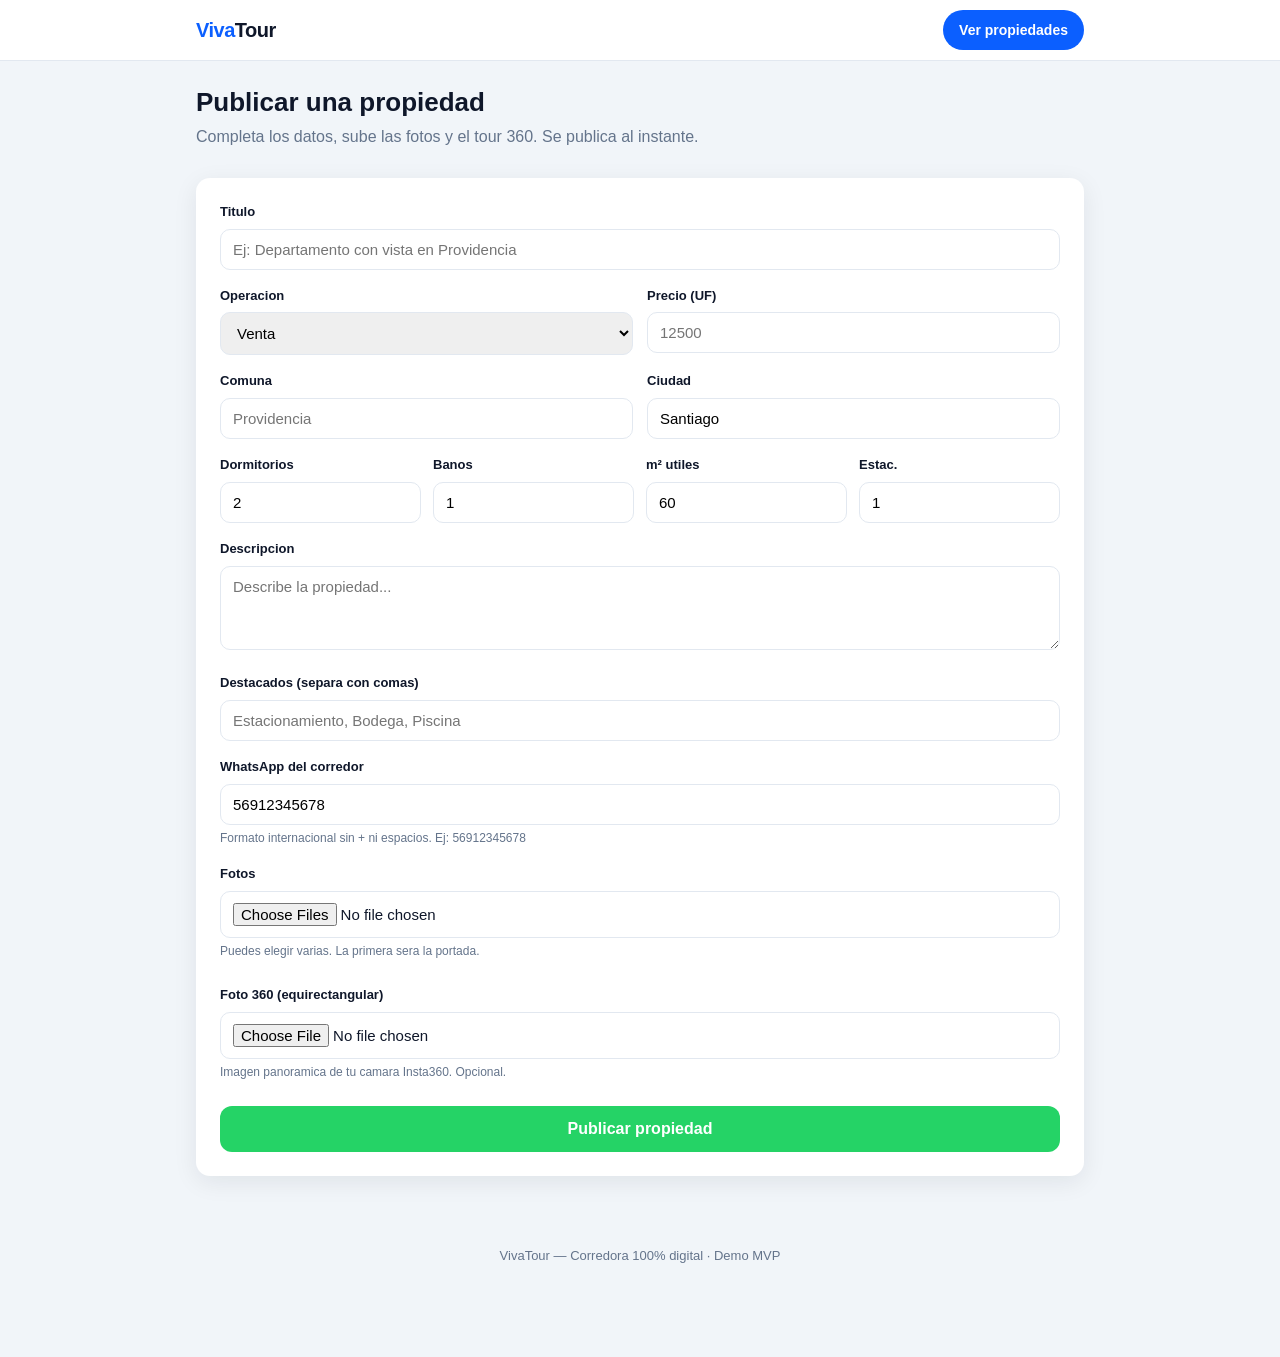
<file: cargar.html>
<!DOCTYPE html>
<html lang="es">
<head>
  <meta charset="UTF-8" />
  <meta name="viewport" content="width=device-width, initial-scale=1.0" />
  <title>VivaTour — Publicar propiedad</title>
  <link rel="stylesheet" href="assets/css/styles.css" />
</head>
<body>
  <header class="topbar">
    <div class="contenedor">
      <a class="marca" href="index.html" style="text-decoration:none;">Viva<span>Tour</span></a>
      <a class="btn-cabecera" href="index.html">Ver propiedades</a>
    </div>
  </header>

  <main class="contenedor">
    <section class="hero-portada">
      <h1>Publicar una propiedad</h1>
      <p>Completa los datos, sube las fotos y el tour 360. Se publica al instante.</p>
    </section>

    <form class="form-carga" id="formCarga">
      <div class="campo">
        <label>Titulo</label>
        <input type="text" name="titulo" required placeholder="Ej: Departamento con vista en Providencia" />
      </div>

      <div class="fila">
        <div class="campo">
          <label>Operacion</label>
          <select name="operacion" id="operacion">
            <option value="venta">Venta</option>
            <option value="arriendo">Arriendo</option>
          </select>
        </div>
        <div class="campo">
          <label id="lblPrecio">Precio (UF)</label>
          <input type="number" name="precio" id="precio" required min="0" step="any" placeholder="12500" />
        </div>
      </div>

      <div class="fila">
        <div class="campo">
          <label>Comuna</label>
          <input type="text" name="comuna" required placeholder="Providencia" />
        </div>
        <div class="campo">
          <label>Ciudad</label>
          <input type="text" name="ciudad" value="Santiago" required />
        </div>
      </div>

      <div class="fila-4">
        <div class="campo"><label>Dormitorios</label><input type="number" name="dormitorios" min="0" value="2" /></div>
        <div class="campo"><label>Banos</label><input type="number" name="banos" min="0" value="1" /></div>
        <div class="campo"><label>m&sup2; utiles</label><input type="number" name="metrosUtiles" min="0" value="60" /></div>
        <div class="campo"><label>Estac.</label><input type="number" name="estacionamientos" min="0" value="1" /></div>
      </div>

      <div class="campo">
        <label>Descripcion</label>
        <textarea name="descripcion" placeholder="Describe la propiedad..."></textarea>
      </div>

      <div class="campo">
        <label>Destacados (separa con comas)</label>
        <input type="text" name="destacados" placeholder="Estacionamiento, Bodega, Piscina" />
      </div>

      <div class="campo">
        <label>WhatsApp del corredor</label>
        <input type="text" name="whatsapp" value="56912345678" required />
        <p class="ayuda">Formato internacional sin + ni espacios. Ej: 56912345678</p>
      </div>

      <div class="campo">
        <label>Fotos</label>
        <input type="file" id="fotos" accept="image/*" multiple />
        <p class="ayuda">Puedes elegir varias. La primera sera la portada.</p>
        <div class="previa" id="previaFotos"></div>
      </div>

      <div class="campo">
        <label>Foto 360 (equirectangular)</label>
        <input type="file" id="tour360" accept="image/*" />
        <p class="ayuda">Imagen panoramica de tu camara Insta360. Opcional.</p>
        <div class="previa" id="previaTour"></div>
      </div>

      <button type="submit" class="btn btn-wsp" style="width:100%;">Publicar propiedad</button>
    </form>
  </main>

  <footer>VivaTour — Corredora 100% digital · Demo MVP</footer>

  <script src="assets/data/propiedades.js"></script>
  <script src="assets/js/store.js"></script>
  <script src="assets/js/cargar.js"></script>
</body>
</html>
</file>
<file: assets/css/styles.css>
:root {
  --azul: #0b5fff;
  --azul-osc: #0843b8;
  --tinta: #0f172a;
  --gris: #64748b;
  --gris-claro: #f1f5f9;
  --linea: #e2e8f0;
  --verde-wsp: #25d366;
  --blanco: #ffffff;
  --radio: 14px;
  --sombra: 0 6px 24px rgba(15, 23, 42, 0.08);
}

* { box-sizing: border-box; margin: 0; padding: 0; }

body {
  font-family: -apple-system, "Segoe UI", Roboto, Helvetica, Arial, sans-serif;
  color: var(--tinta);
  background: var(--gris-claro);
  line-height: 1.6;
}

img { display: block; max-width: 100%; }

.contenedor { max-width: 920px; margin: 0 auto; padding: 0 16px; }

/* Barra superior */
.topbar {
  background: var(--blanco);
  border-bottom: 1px solid var(--linea);
  position: sticky;
  top: 0;
  z-index: 20;
}
.topbar .contenedor {
  display: flex;
  align-items: center;
  justify-content: space-between;
  height: 60px;
}
.marca { font-weight: 800; font-size: 20px; color: var(--azul); letter-spacing: -0.5px; }
.marca span { color: var(--tinta); }
.topbar .tel { font-size: 14px; color: var(--gris); text-decoration: none; }

/* Tarjeta principal */
.ficha {
  background: var(--blanco);
  border-radius: var(--radio);
  box-shadow: var(--sombra);
  overflow: hidden;
  margin: 20px 0 40px;
}

/* Galeria */
.galeria { position: relative; background: #000; }
.galeria .principal { width: 100%; aspect-ratio: 16 / 10; object-fit: cover; }
.galeria .badge {
  position: absolute; top: 14px; left: 14px;
  background: var(--azul); color: #fff;
  font-size: 12px; font-weight: 700; text-transform: uppercase;
  padding: 6px 12px; border-radius: 999px; letter-spacing: 0.5px;
}
.miniaturas {
  display: grid; grid-template-columns: repeat(4, 1fr);
  gap: 6px; padding: 6px; background: #000;
}
.miniaturas img {
  width: 100%; aspect-ratio: 1; object-fit: cover;
  border-radius: 8px; cursor: pointer; opacity: 0.7;
  transition: opacity 0.15s;
}
.miniaturas img:hover, .miniaturas img.activa { opacity: 1; outline: 2px solid var(--azul); }

/* Cuerpo de la ficha */
.cuerpo { padding: 22px; }
.cuerpo h1 { font-size: 24px; line-height: 1.25; margin-bottom: 4px; }
.ubic { color: var(--gris); font-size: 15px; margin-bottom: 14px; }
.precio { font-size: 28px; font-weight: 800; color: var(--azul); margin-bottom: 18px; }
.precio small { font-size: 14px; font-weight: 500; color: var(--gris); }

.specs {
  display: grid; grid-template-columns: repeat(4, 1fr);
  gap: 10px; margin-bottom: 22px;
}
.spec {
  background: var(--gris-claro); border-radius: 10px;
  padding: 12px 8px; text-align: center;
}
.spec b { display: block; font-size: 18px; }
.spec span { font-size: 12px; color: var(--gris); }

.seccion-titulo {
  font-size: 13px; font-weight: 700; text-transform: uppercase;
  letter-spacing: 0.5px; color: var(--gris); margin: 22px 0 10px;
}
.descripcion { color: #334155; }

.destacados { list-style: none; display: flex; flex-wrap: wrap; gap: 8px; margin-top: 8px; }
.destacados li {
  background: #eef4ff; color: var(--azul-osc);
  font-size: 13px; font-weight: 600;
  padding: 6px 12px; border-radius: 999px;
}

/* Tour 360 */
.tour360 { width: 100%; height: 360px; border-radius: 12px; overflow: hidden; background: #111; }
.tour-aviso { font-size: 12px; color: var(--gris); margin-top: 6px; }

/* Botones */
.acciones { display: flex; gap: 10px; margin: 24px 0 4px; flex-wrap: wrap; }
.btn {
  flex: 1; min-width: 160px;
  display: inline-flex; align-items: center; justify-content: center; gap: 8px;
  padding: 14px 18px; border-radius: 12px; border: none;
  font-size: 16px; font-weight: 700; cursor: pointer; text-decoration: none;
}
.btn-wsp { background: var(--verde-wsp); color: #fff; }
.btn-wsp:hover { filter: brightness(0.95); }
.btn-sec { background: var(--blanco); color: var(--tinta); border: 1px solid var(--linea); }
.btn-sec:hover { background: var(--gris-claro); }

/* Boton flotante WhatsApp */
.wsp-flotante {
  position: fixed; right: 18px; bottom: 18px; z-index: 50;
  width: 58px; height: 58px; border-radius: 50%;
  background: var(--verde-wsp); color: #fff;
  display: flex; align-items: center; justify-content: center;
  font-size: 28px; text-decoration: none;
  box-shadow: 0 6px 18px rgba(37, 211, 102, 0.45);
}

/* Boton de cabecera */
.btn-cabecera {
  background: var(--azul); color: #fff; text-decoration: none;
  font-size: 14px; font-weight: 700; padding: 9px 16px; border-radius: 999px;
}
.btn-cabecera:hover { background: var(--azul-osc); }

/* Grilla de portada */
.hero-portada { padding: 26px 0 8px; }
.hero-portada h1 { font-size: 26px; line-height: 1.2; }
.hero-portada p { color: var(--gris); margin-top: 6px; }

.grilla {
  display: grid; grid-template-columns: repeat(2, 1fr);
  gap: 18px; margin: 20px 0 40px;
}
.tarjeta {
  background: var(--blanco); border-radius: var(--radio);
  box-shadow: var(--sombra); overflow: hidden; text-decoration: none; color: inherit;
  display: flex; flex-direction: column; transition: transform 0.12s;
}
.tarjeta:hover { transform: translateY(-3px); }
.tarjeta .foto { position: relative; aspect-ratio: 16 / 11; background: #e2e8f0; }
.tarjeta .foto img { width: 100%; height: 100%; object-fit: cover; }
.tarjeta .badge {
  position: absolute; top: 10px; left: 10px;
  background: var(--azul); color: #fff; font-size: 11px; font-weight: 700;
  text-transform: uppercase; padding: 4px 10px; border-radius: 999px;
}
.tarjeta .badge.tour360 { left: auto; right: 10px; background: rgba(15,23,42,0.85); }
.tarjeta .info { padding: 14px; }
.tarjeta .info .precio-card { font-size: 18px; font-weight: 800; color: var(--azul); }
.tarjeta .info h3 { font-size: 16px; margin: 4px 0 2px; }
.tarjeta .info .ubic-card { font-size: 13px; color: var(--gris); }
.tarjeta .mini-specs { font-size: 12px; color: var(--gris); margin-top: 8px; }

.vacio { text-align: center; color: var(--gris); padding: 40px 0; }

/* Formulario de carga */
.form-carga { background: var(--blanco); border-radius: var(--radio); box-shadow: var(--sombra); padding: 24px; margin: 20px 0 40px; }
.campo { margin-bottom: 16px; }
.campo label { display: block; font-size: 13px; font-weight: 700; margin-bottom: 6px; }
.campo input, .campo textarea, .campo select {
  width: 100%; padding: 11px 12px; border: 1px solid var(--linea);
  border-radius: 10px; font-size: 15px; font-family: inherit;
}
.campo textarea { resize: vertical; min-height: 84px; }
.fila { display: grid; grid-template-columns: repeat(2, 1fr); gap: 14px; }
.fila-4 { display: grid; grid-template-columns: repeat(4, 1fr); gap: 12px; }
.ayuda { font-size: 12px; color: var(--gris); margin-top: 4px; }
.previa { display: flex; flex-wrap: wrap; gap: 8px; margin-top: 8px; }
.previa img { width: 64px; height: 64px; object-fit: cover; border-radius: 8px; }

footer { text-align: center; color: var(--gris); font-size: 13px; padding: 30px 16px 90px; }

@media (max-width: 560px) {
  .grilla { grid-template-columns: 1fr; }
  .fila, .fila-4 { grid-template-columns: 1fr 1fr; }
}

/* Movil */
@media (max-width: 560px) {
  .cuerpo h1 { font-size: 20px; }
  .precio { font-size: 24px; }
  .specs { grid-template-columns: repeat(2, 1fr); }
  .tour360 { height: 280px; }
}
</file>
